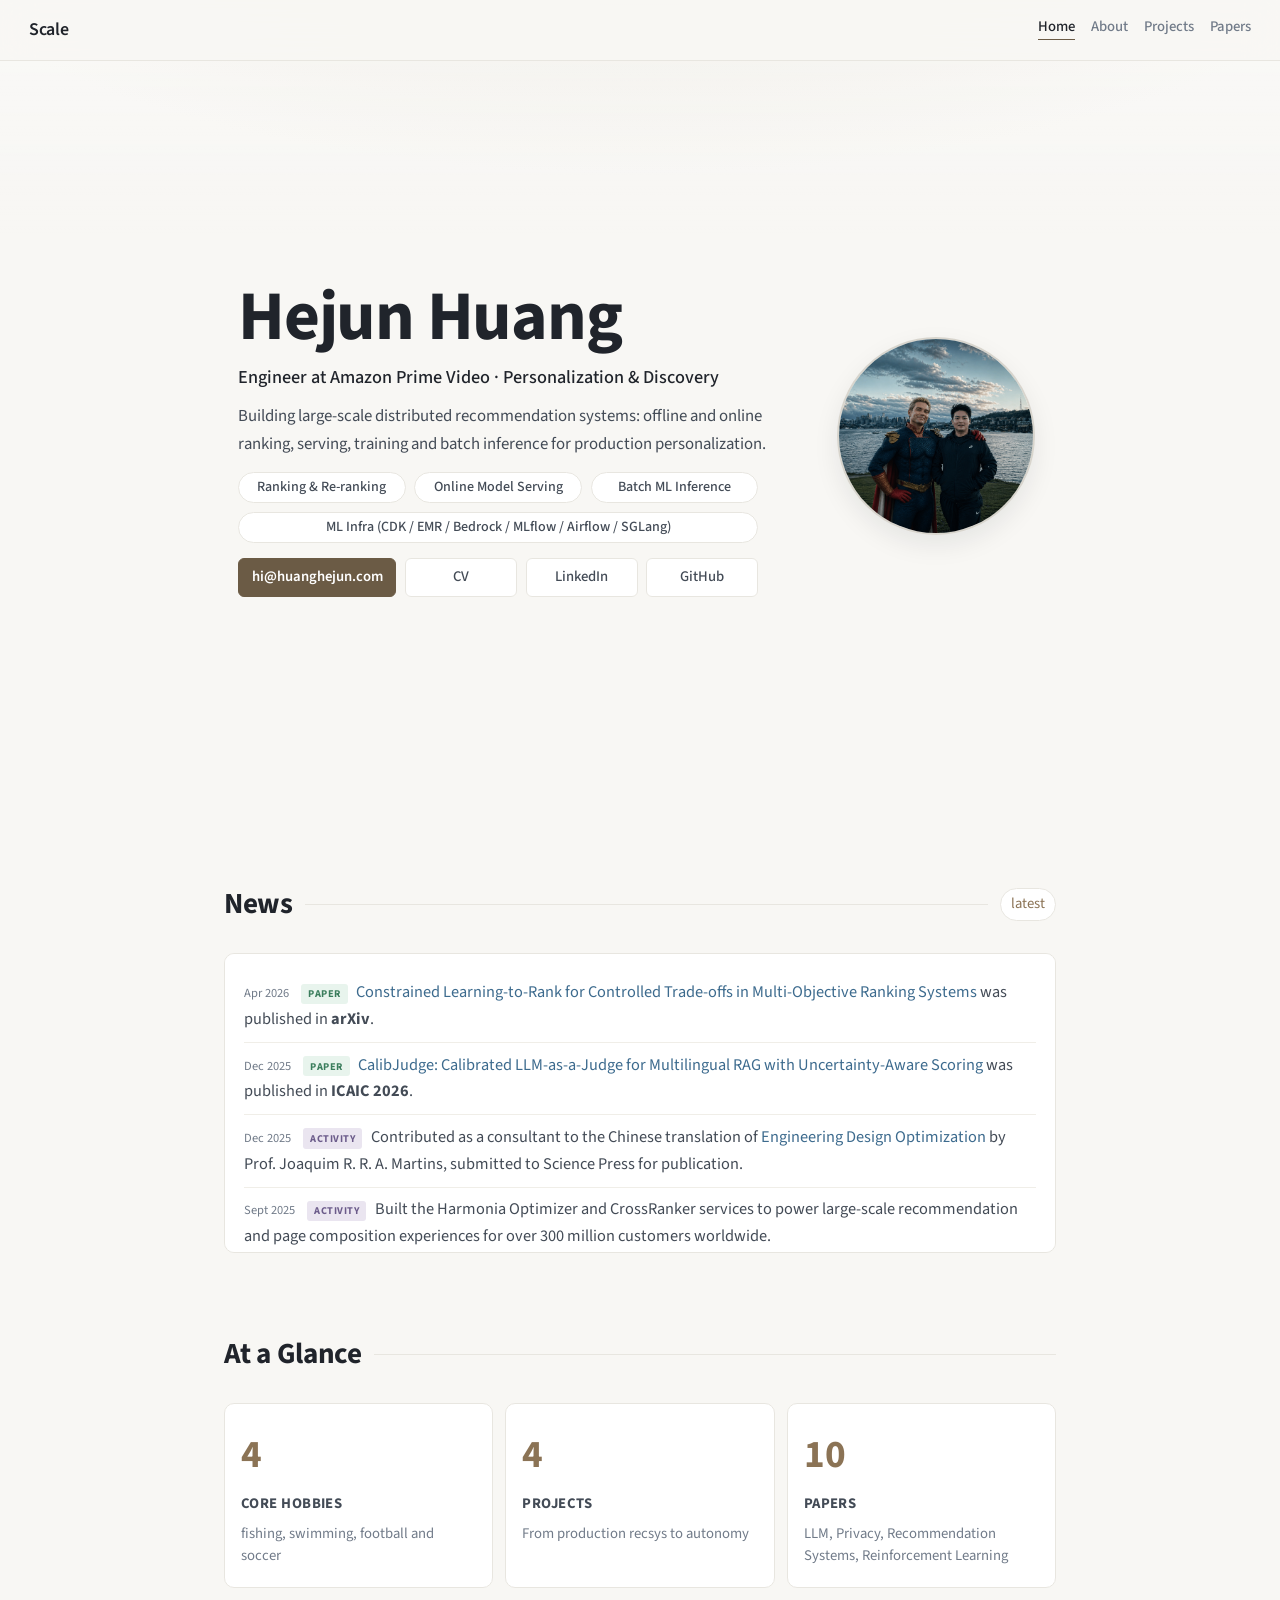
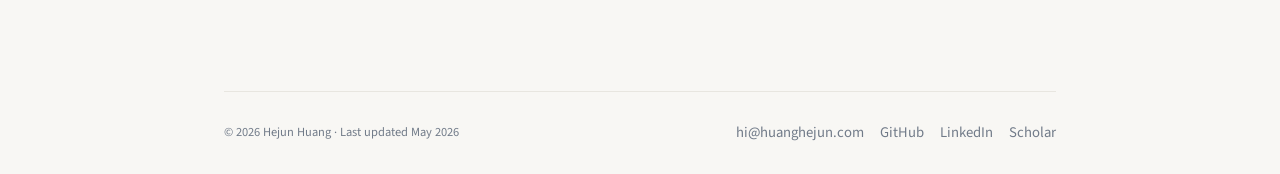
<file: index.html>
<!DOCTYPE html>
<html lang="en">
<head>
  <meta charset="UTF-8">
  <meta name="viewport" content="width=device-width, initial-scale=1">
  <title>Home</title>
  <meta name="description" content="Hejun Huang — recommendation engineer in Amazon Prime Video Personalization and Discovery (PVPD). Distributed backend, ranking, serving, and batch ML inference.">
  <meta name="author" content="Hejun Huang">

  <!-- Google Analytics -->
  <script async src="https://www.googletagmanager.com/gtag/js?id=G-EWSWCE7MTD"></script>
  <script>
    window.dataLayer = window.dataLayer || [];
    function gtag(){dataLayer.push(arguments);}
    gtag('js', new Date());
    gtag('config', 'G-EWSWCE7MTD');
  </script>

  <!-- Fonts -->
  <link rel="preconnect" href="https://fonts.googleapis.com">
  <link rel="preconnect" href="https://fonts.gstatic.com" crossorigin>
  <link href="https://fonts.googleapis.com/css2?family=Source+Sans+3:wght@400;500;600;700&display=swap" rel="stylesheet">

  <link rel="stylesheet" href="stylesheet.css">
</head>
<body>

<!-- Navigation -->
<nav class="nav">
  <div class="nav-logo">Scale</div>
  <div class="nav-links">
    <a href="index.html" class="active">Home</a>
    <a href="about.html">About</a>
    <a href="projects.html">Projects</a>
    <a href="papers.html">Papers</a>
  </div>
</nav>

<!-- ===== HERO ===== -->
<div class="container">
  <section class="hero">
    <div class="hero-content">
      <div class="hero-text">
        <h1>Hejun Huang</h1>
        <p class="hero-role">Engineer at Amazon Prime Video · Personalization &amp; Discovery</p>

        <p class="hero-bio">
          Building large-scale distributed recommendation systems: offline and online ranking, serving, training and batch inference for production personalization.
        </p>
        <div class="hero-meta">
          <div class="hero-capabilities">
            <span>Ranking &amp; Re-ranking</span>
            <span>Online Model Serving</span>
            <span>Batch ML Inference</span>
          </div>
          <div class="hero-capabilities hero-capabilities-secondary">
            <span>ML Infra (CDK / EMR / Bedrock / MLflow / Airflow / SGLang)</span>
          </div>
        </div>

        <div class="hero-cta">
          <a href="mailto:hi@huanghejun.com" class="hero-cta-email is-active">hi@huanghejun.com</a>
          <div class="hero-cta-links">
            <a href="data/CV_Hejun_job.pdf" target="_blank" rel="noopener noreferrer">CV</a>
            <a href="https://www.linkedin.com/in/hejunhuang/" target="_blank" rel="noopener noreferrer">LinkedIn</a>
            <a href="https://github.com/Wogwan" target="_blank" rel="noopener noreferrer">GitHub</a>
          </div>
        </div>
      </div>
      <div class="hero-avatar">
        <img src="images/Prifole_April26.png" alt="Hejun Huang">
      </div>
    </div>
  </section>

  <!-- ===== NEWS ===== -->
  <section id="news" class="reveal">
    <div class="section-header">
      <h2>News</h2>
      <div class="line"></div>
      <span class="tag">latest</span>
    </div>
    <div class="news-container">

<div class="news-item">
  <span class="news-date">Apr 2026</span>
  <span class="news-tag paper">Paper</span>
  <a href="https://www.researchgate.net/profile/Xikai-Yang/publication/404023452_Constrained_Learning-to-Rank_for_Controlled_Trade-_offs_in_Multi-Objective_Ranking_Systems/links/69e6fea9b1056332819ddae0/Constrained-Learning-to-Rank-for-Controlled-Trade-offs-in-Multi-Objective-Ranking-Systems.pdf">
    Constrained Learning-to-Rank for Controlled Trade-offs in Multi-Objective Ranking Systems
  </a>
  was published in <strong>arXiv</strong>.
</div>

      <div class="news-item">
  <span class="news-date">Dec 2025</span>
  <span class="news-tag paper">Paper</span>
  <a href="https://dl.acm.org/doi/pdf/10.1145/3807246.3807349">
    CalibJudge: Calibrated LLM-as-a-Judge for Multilingual RAG with Uncertainty-Aware Scoring
  </a>
  was published in <strong>ICAIC 2026</strong>.
</div>

<div class="news-item">
  <span class="news-date">Dec 2025</span>
  <span class="news-tag activity">Activity</span>
  Contributed as a consultant to the Chinese translation of
  <a href="https://mdobook.github.io/">Engineering Design Optimization</a>
  by Prof. Joaquim R. R. A. Martins, submitted to Science Press for publication.
</div>

<div class="news-item">
  <span class="news-date">Sept 2025</span>
  <span class="news-tag activity">Activity</span>
  Built the Harmonia Optimizer and CrossRanker services to power large-scale recommendation and page composition experiences for over 300 million customers worldwide.
</div>

<div class="news-item">
  <span class="news-date">2025</span>
  <span class="news-tag paper">Paper</span>
  <a href="https://arxiv.org/abs/2408.10453">
    Kubrick: Multimodal Agent Collaborations for Synthetic Video Generation
  </a>
  was accepted to the <strong>CVPR 2025 AI4CC Workshop</strong>.
</div>

<div class="news-item">
  <span class="news-date">2025</span>
  <span class="news-tag paper">Paper</span>
  <a href="https://arxiv.org/abs/2410.05793">
    Distributed Coordination for Multi-Vehicle Systems in the Presence of Misbehaving Vehicles
  </a>
  was published in <strong>Advances in Transdisciplinary Engineering</strong>.
</div>

<div class="news-item">
  <span class="news-date">Dec 2024</span>
  <span class="news-tag paper">Paper</span>
  Our work
  <a href="https://ieeexplore.ieee.org/document/10682108/">
    Privacy-Aware Design and Analysis of Drone Remote Identification Systems
  </a>
  was published in <strong>IEEE Transactions on Intelligent Transportation Systems</strong>.
</div>

<div class="news-item">
  <span class="news-date">Oct 2024</span>
  <span class="news-tag activity">Activity</span>
  Joined Amazon Prime Video Personalization and Discovery (PVPD), developing large-scale recommendation systems for global streaming platforms.
</div>

<div class="news-item">
  <span class="news-date">Mar 2024</span>
  <span class="news-tag activity">Activity</span>
  Contributed as a consultant to the Chinese translation of
  <a href="https://mdobook.github.io/">Engineering Design Optimization</a>
  by Prof. Joaquim R. R. A. Martins.
</div>

<div class="news-item">
  <span class="news-date">Jan 2024</span>
  <span class="news-tag activity">Activity</span>
  Served as Research Engineer Intern at <strong>Baidu USA</strong> in Sunnyvale, California.
</div>

<div class="news-item">
  <span class="news-date">Dec 2023</span>
  <span class="news-tag activity">Activity</span>
  Graduated from the <strong>University of Michigan, Ann Arbor</strong>.
</div>

<div class="news-item">
  <span class="news-date">Oct 2023</span>
  <span class="news-tag activity">Activity</span>
  Attended <strong>IROS 2023</strong>, an inspiring experience in robotics and autonomous systems research.
</div>

<div class="news-item">
  <span class="news-date">Apr 2023</span>
  <span class="news-tag paper">Paper</span>
  <a href="https://arxiv.org/pdf/2302.09653.pdf">
    Remote Identification Trajectory Coverage in Urban Air Mobility Applications
  </a>
  was accepted to <strong>ATM 2023</strong>.
</div>

<div class="news-item">
  <span class="news-date">Apr 2022</span>
  <span class="news-tag paper">Paper</span>
  <a href="https://arxiv.org/pdf/2206.07915.pdf">
    Barrier Certified Safety Learning Control
  </a>
  was accepted to <strong>IEEE CCTA 2022</strong>.
</div>

<div class="news-item">
  <span class="news-date">Feb 2022</span>
  <span class="news-tag paper">Paper</span>
  <a href="https://arxiv.org/pdf/2201.00137.pdf">
    Sum-of-Squares Program and Safe Learning
  </a>
  was accepted to <strong>ASCC 2022</strong>.
</div>

<div class="news-item">
  <span class="news-date">Feb 2022</span>
  <span class="news-tag paper">Paper</span>
  <a href="https://arxiv.org/pdf/2110.08781.pdf">
    Probabilistic Region of Attraction Estimation
  </a>
  was accepted to <strong>CCDC 2022</strong>.
</div>

<div class="news-item">
  <span class="news-date">Aug 2021</span>
  <span class="news-tag award">Award</span>
  <a href="https://www.cuhk.edu.hk/eLearning/expo2021/poster-awards/">
    E-Learning Platform
  </a>
  received the People's Prize and Silver Award at the Teaching &amp; Learning Innovation Expo 2021 at CUHK.
</div>
    </div>
  </section>

  <!-- ===== QUICK GLANCE ===== -->
  <section class="reveal">
    <div class="section-header">
      <h2>At a Glance</h2>
      <div class="line"></div>
    </div>
    <div class="glance-grid">
      <a href="about.html" class="glance-card">
        <div class="glance-value">4</div>
        <div class="glance-label">Core Hobbies</div>
        <div class="glance-note">fishing, swimming, football and soccer</div>
      </a>
      <a href="projects.html" class="glance-card">
        <div class="glance-value">4</div>
        <div class="glance-label">Projects</div>
        <div class="glance-note">From production recsys to autonomy</div>
      </a>
      <a href="papers.html" class="glance-card">
        <div class="glance-value">10</div>
        <div class="glance-label">Papers</div>
        <div class="glance-note">LLM, Privacy, Recommendation Systems, Reinforcement Learning</div>
      </a>
    </div>
  </section>

  <!-- ===== VISITOR MAP ===== -->
  <section style="text-align: center; padding: 2rem 0;">
    <script type="text/javascript" id="clustrmaps" src="//clustrmaps.com/map_v2.js?d=F-v-F0RGfviOUlFR4uDlVZy1JIkaubARKtRNY2k4Rf0&cl=ffffff&w=a"></script>
  </section>

  <!-- ===== FOOTER ===== -->
  <footer class="footer">
    <div class="footer-left">
      &copy; 2026 Hejun Huang &middot; Last updated May 2026
    </div>
    <div class="footer-right">
      <a href="mailto:hi@huanghejun.com">hi@huanghejun.com</a>
      <a href="https://github.com/Wogwan">GitHub</a>
      <a href="https://www.linkedin.com/in/hejunhuang/">LinkedIn</a>
      <a href="https://scholar.google.com/citations?user=D0ijBQEAAAAJ&hl=en">Scholar</a>
    </div>
  </footer>
</div>

<!-- ===== SCRIPTS ===== -->
<script>
// ===== SCROLL REVEAL =====
(function() {
  const observer = new IntersectionObserver((entries) => {
    entries.forEach(entry => {
      if (entry.isIntersecting) {
        entry.target.classList.add('visible');
      }
    });
  }, { threshold: 0.08, rootMargin: '0px 0px -40px 0px' });
  document.querySelectorAll('.reveal').forEach(el => observer.observe(el));
})();

// ===== HERO CTA ACTIVE STATE =====
(function() {
  const ctaLinks = document.querySelectorAll('.hero-cta a');
  ctaLinks.forEach(link => {
    link.addEventListener('click', () => {
      ctaLinks.forEach(item => item.classList.remove('is-active'));
      link.classList.add('is-active');
    });
  });
})();

</script>

</body>
</html>
</file>
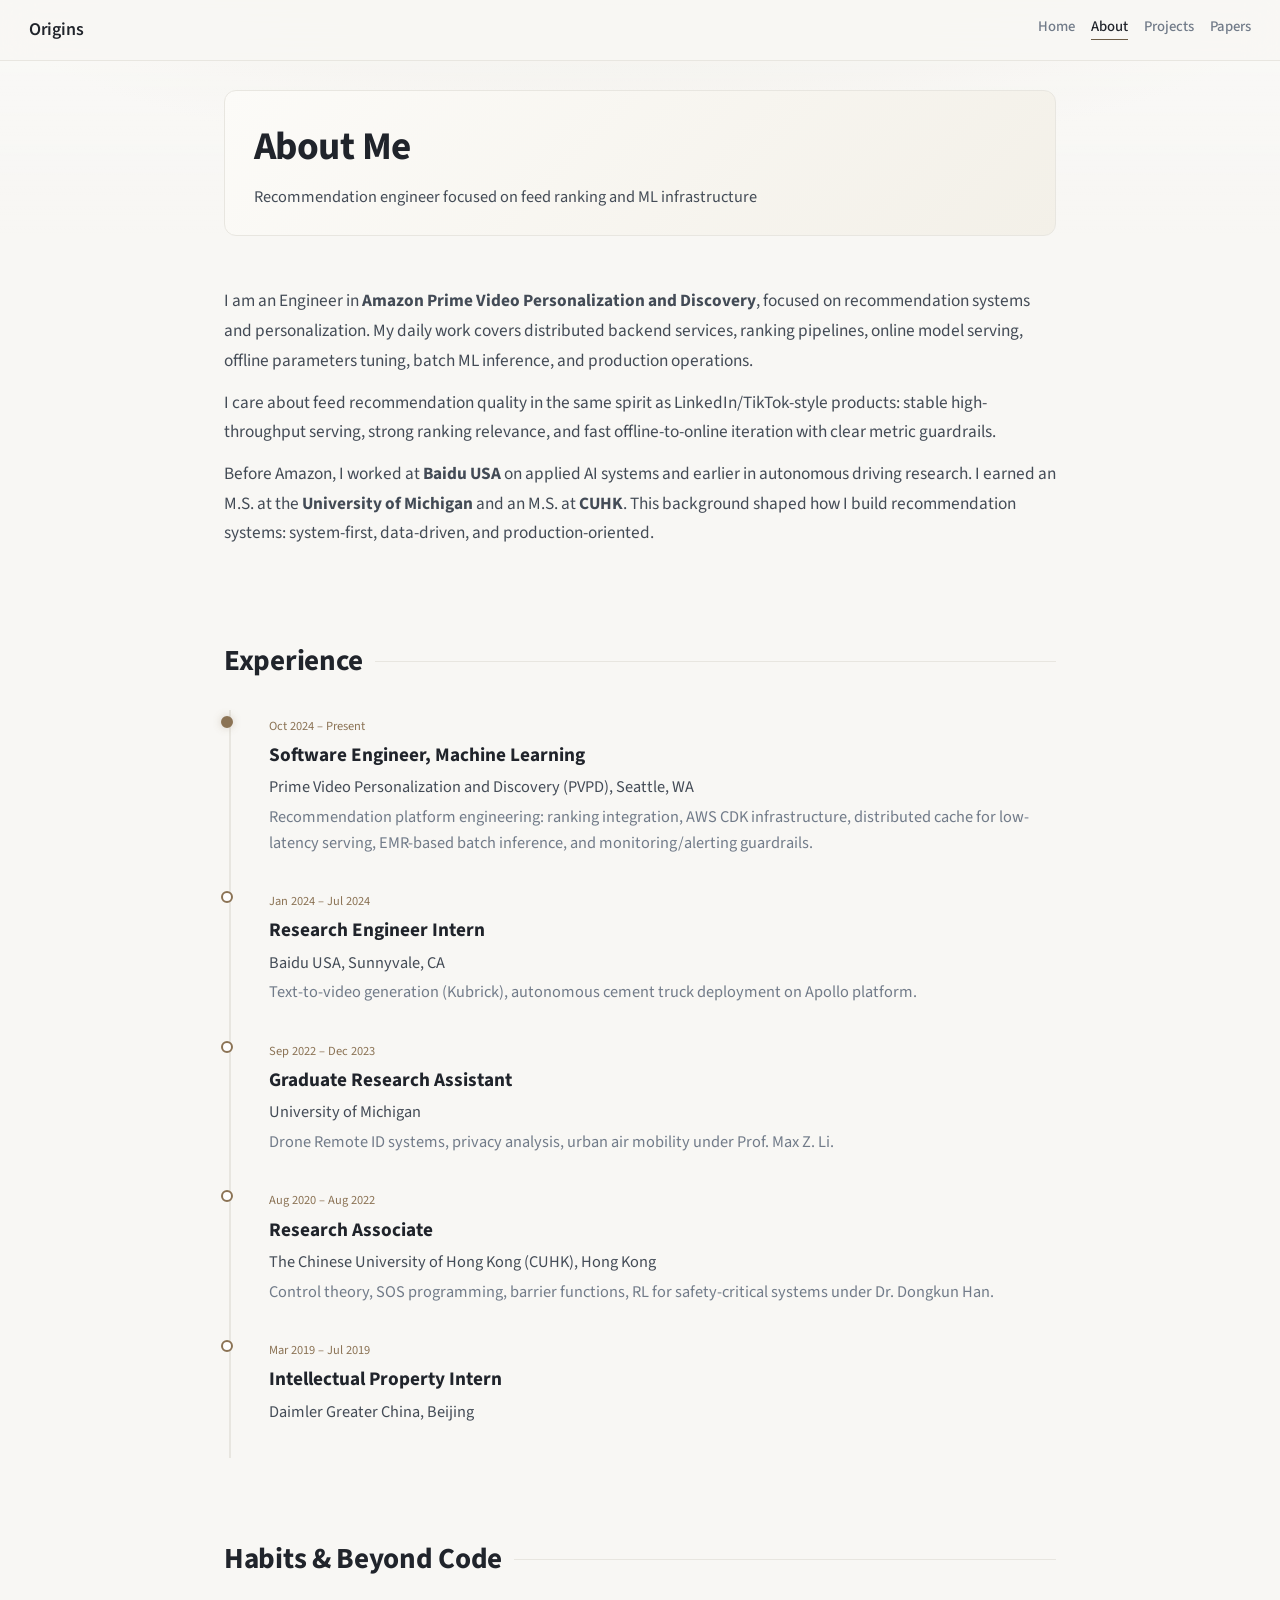
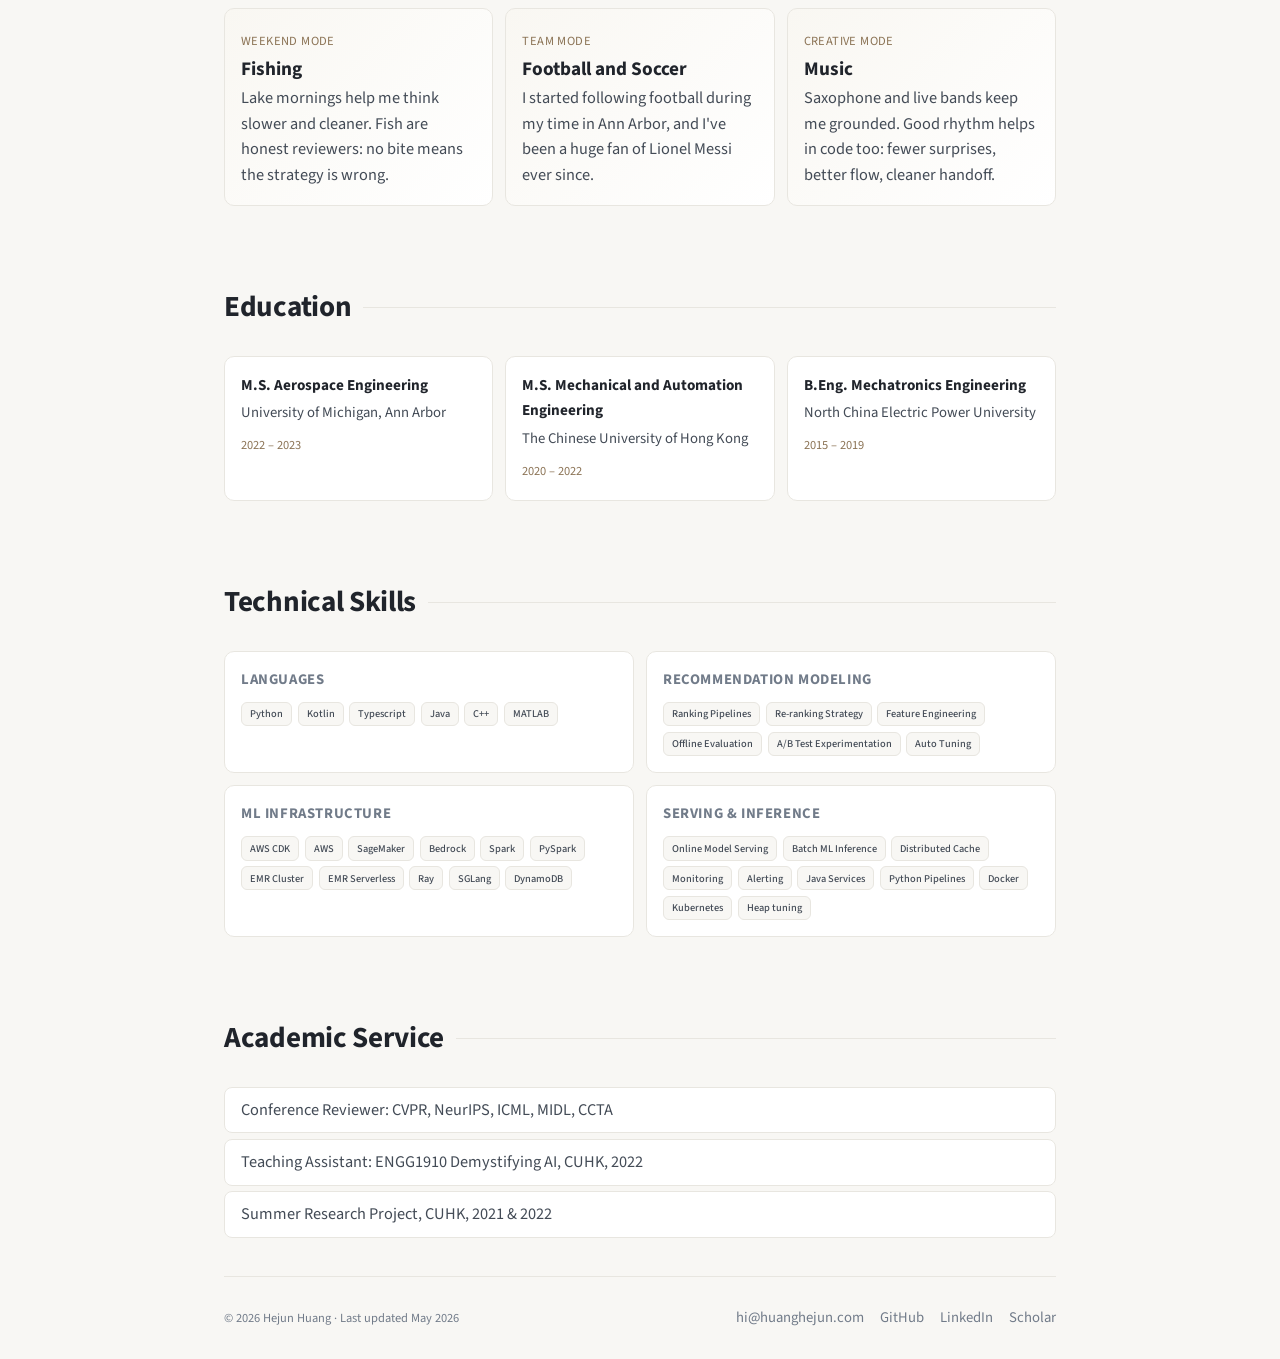
<file: about.html>
<!DOCTYPE html>
<html lang="en">
<head>
  <meta charset="UTF-8">
  <meta name="viewport" content="width=device-width, initial-scale=1">
  <title>About</title>
  <meta name="description" content="About Hejun Huang — recommendation engineer in Amazon Prime Video Personalization and Discovery (PVPD), focused on backend, ranking, serving, and batch inference.">
  <meta name="author" content="Hejun Huang">

  <!-- Google Analytics -->
  <script async src="https://www.googletagmanager.com/gtag/js?id=G-EWSWCE7MTD"></script>
  <script>
    window.dataLayer = window.dataLayer || [];
    function gtag(){dataLayer.push(arguments);}
    gtag('js', new Date());
    gtag('config', 'G-EWSWCE7MTD');
  </script>

  <!-- Fonts -->
  <link rel="preconnect" href="https://fonts.googleapis.com">
  <link rel="preconnect" href="https://fonts.gstatic.com" crossorigin>
  <link href="https://fonts.googleapis.com/css2?family=Source+Sans+3:wght@400;500;600;700&display=swap" rel="stylesheet">

  <link rel="stylesheet" href="stylesheet.css">
</head>
<body>

<!-- Navigation -->
<nav class="nav">
  <div class="nav-logo">Origins</div>
  <div class="nav-links">
    <a href="index.html">Home</a>
    <a href="about.html" class="active">About</a>
    <a href="projects.html">Projects</a>
    <a href="papers.html">Papers</a>
  </div>
</nav>

<div class="container">

  <!-- ===== PAGE HEADER ===== -->
  <section class="page-header">
    <h1>About Me</h1>
    <p class="page-subtitle">Recommendation engineer focused on feed ranking and ML infrastructure</p>
  </section>

  <!-- ===== FULL BIO ===== -->
  <section class="reveal">
    <p class="font-serif">I am an Engineer in <strong>Amazon Prime Video Personalization and Discovery</strong>, focused on recommendation systems and personalization. My daily work covers distributed backend services, ranking pipelines, online model serving, offline parameters tuning, batch ML inference, and production operations.</p>
    <p class="font-serif">I care about feed recommendation quality in the same spirit as LinkedIn/TikTok-style products: stable high-throughput serving, strong ranking relevance, and fast offline-to-online iteration with clear metric guardrails.</p>
    <p class="font-serif">Before Amazon, I worked at <strong>Baidu USA</strong> on applied AI systems and earlier in autonomous driving research. I earned an M.S. at the <strong>University of Michigan</strong> and an M.S. at <strong>CUHK</strong>. This background shaped how I build recommendation systems: system-first, data-driven, and production-oriented.</p>
  </section>

<!-- ===== EXPERIENCE TIMELINE ===== -->
  <section class="reveal">
    <div class="section-header">
      <h2>Experience</h2>
      <div class="line"></div>
    </div>
    <div class="timeline">

      <div class="timeline-item current">
        <span class="timeline-period">Oct 2024 &ndash; Present</span>
        <div class="timeline-role">Software Engineer, Machine Learning</div>
        <div class="timeline-org">Prime Video Personalization and Discovery (PVPD), Seattle, WA</div>
        <div class="timeline-desc">Recommendation platform engineering: ranking integration, AWS CDK infrastructure, distributed cache for low-latency serving, EMR-based batch inference, and monitoring/alerting guardrails.</div>
      </div>

      <div class="timeline-item">
        <span class="timeline-period">Jan 2024 &ndash; Jul 2024</span>
        <div class="timeline-role">Research Engineer Intern</div>
        <div class="timeline-org">Baidu USA, Sunnyvale, CA</div>
        <div class="timeline-desc">Text-to-video generation (Kubrick), autonomous cement truck deployment on Apollo platform.</div>
      </div>

      <div class="timeline-item">
        <span class="timeline-period">Sep 2022 &ndash; Dec 2023</span>
        <div class="timeline-role">Graduate Research Assistant</div>
        <div class="timeline-org">University of Michigan</div>
        <div class="timeline-desc">Drone Remote ID systems, privacy analysis, urban air mobility under Prof. Max Z. Li.</div>
      </div>

      <div class="timeline-item">
        <span class="timeline-period">Aug 2020 &ndash; Aug 2022</span>
        <div class="timeline-role">Research Associate</div>
        <div class="timeline-org">The Chinese University of Hong Kong (CUHK), Hong Kong</div>
        <div class="timeline-desc">Control theory, SOS programming, barrier functions, RL for safety-critical systems under Dr. Dongkun Han.</div>
      </div>

      <div class="timeline-item">
        <span class="timeline-period">Mar 2019 &ndash; Jul 2019</span>
        <div class="timeline-role">Intellectual Property Intern</div>
        <div class="timeline-org">Daimler Greater China, Beijing</div>
        <div class="timeline-desc"></div>
      </div>

    </div>
  </section>

  <!-- ===== HABITS & BEYOND CODE ===== -->
  <section class="reveal">
    <div class="section-header">
      <h2>Habits &amp; Beyond Code</h2>
      <div class="line"></div>
    </div>
    <div class="about-playground">
      <article class="play-card">
        <span class="play-label">Weekend Mode</span>
        <h3>Fishing</h3>
        <p>Lake mornings help me think slower and cleaner. Fish are honest reviewers: no bite means the strategy is wrong.</p>
      </article>
      <article class="play-card">
        <span class="play-label">Team Mode</span>
        <h3>Football and Soccer</h3>
        <p>I started following football during my time in Ann Arbor, and I've been a huge fan of Lionel Messi ever since.</p>
      </article>
      <article class="play-card">
        <span class="play-label">Creative Mode</span>
        <h3>Music</h3>
        <p>Saxophone and live bands keep me grounded. Good rhythm helps in code too: fewer surprises, better flow, cleaner handoff.</p>
      </article>
    </div>
  </section>

  <!-- ===== EDUCATION ===== -->
  <section class="reveal">
    <div class="section-header">
      <h2>Education</h2>
      <div class="line"></div>
    </div>
    <div class="edu-grid">

      <div class="edu-card">
        <h4 class="edu-degree">M.S. Aerospace Engineering</h4>
        <p class="edu-school">University of Michigan, Ann Arbor</p>
        <span class="edu-year">2022 &ndash; 2023</span>
      </div>

      <div class="edu-card">
        <h4 class="edu-degree">M.S. Mechanical and Automation Engineering</h4>
        <p class="edu-school">The Chinese University of Hong Kong</p>
        <span class="edu-year">2020 &ndash; 2022</span>
      </div>

      <div class="edu-card">
        <h4 class="edu-degree">B.Eng. Mechatronics Engineering</h4>
        <p class="edu-school">North China Electric Power University</p>
        <span class="edu-year">2015 &ndash; 2019</span>
      </div>

    </div>
  </section>

  <!-- ===== TECHNICAL SKILLS ===== -->
  <section class="reveal">
    <div class="section-header">
      <h2>Technical Skills</h2>
      <div class="line"></div>
    </div>
    <div class="skills-section">

      <div class="skill-category">
        <h4>Languages</h4>
        <div class="tech-stack">
          <span class="tech-badge">Python</span>
          <span class="tech-badge">Kotlin</span>
          <span class="tech-badge">Typescript</span>
          <span class="tech-badge">Java</span>
          <span class="tech-badge">C++</span>
          <span class="tech-badge">MATLAB</span>
        </div>
      </div>

      <div class="skill-category">
        <h4>Recommendation Modeling</h4>
        <div class="tech-stack">
          <span class="tech-badge">Ranking Pipelines</span>
          <span class="tech-badge">Re-ranking Strategy</span>
          <span class="tech-badge">Feature Engineering</span>
          <span class="tech-badge">Offline Evaluation</span>
          <span class="tech-badge">A/B Test Experimentation</span>
          <span class="tech-badge">Auto Tuning</span>
        </div>
      </div>

      <div class="skill-category">
        <h4>ML Infrastructure</h4>
        <div class="tech-stack">
          <span class="tech-badge">AWS CDK</span>
          <span class="tech-badge">AWS</span>
          <span class="tech-badge">SageMaker</span>
          <span class="tech-badge">Bedrock</span>
          <span class="tech-badge">Spark</span>
          <span class="tech-badge">PySpark</span>
          <span class="tech-badge">EMR Cluster</span>
          <span class="tech-badge">EMR Serverless</span>
          <span class="tech-badge">Ray</span>
          <span class="tech-badge">SGLang</span>
          <span class="tech-badge">DynamoDB</span>
        </div>
      </div>

      <div class="skill-category">
        <h4>Serving &amp; Inference</h4>
        <div class="tech-stack">
          <span class="tech-badge">Online Model Serving</span>
          <span class="tech-badge">Batch ML Inference</span>
          <span class="tech-badge">Distributed Cache</span>
          <span class="tech-badge">Monitoring</span>
          <span class="tech-badge">Alerting</span>
          <span class="tech-badge">Java Services</span>
          <span class="tech-badge">Python Pipelines</span>
          <span class="tech-badge">Docker</span>
          <span class="tech-badge">Kubernetes</span>
          <span class="tech-badge">Heap tuning</span>
        </div>
      </div>

    </div>
  </section>

  <!-- ===== ACADEMIC SERVICE ===== -->
  <section class="reveal">
    <div class="section-header">
      <h2>Academic Service</h2>
      <div class="line"></div>
    </div>
    <div class="service-list">      
      <div class="service-item">Conference Reviewer: CVPR, NeurIPS, ICML, MIDL, CCTA</div>
      <div class="service-item">Teaching Assistant: ENGG1910 Demystifying AI, CUHK, 2022</div>
      <div class="service-item">Summer Research Project, CUHK, 2021 &amp; 2022</div>
    </div>
  </section>

  <!-- ===== FOOTER ===== -->
  <footer class="footer">
    <div class="footer-left">
      &copy; 2026 Hejun Huang &middot; Last updated May 2026
    </div>
    <div class="footer-right">
      <a href="mailto:hi@huanghejun.com">hi@huanghejun.com</a>
      <a href="https://github.com/Wogwan">GitHub</a>
      <a href="https://www.linkedin.com/in/hejunhuang/">LinkedIn</a>
      <a href="https://scholar.google.com/citations?user=D0ijBQEAAAAJ&hl=en">Scholar</a>
    </div>
  </footer>
</div>

<!-- ===== SCRIPTS ===== -->
<script>
// ===== SCROLL REVEAL =====
(function() {
  const observer = new IntersectionObserver((entries) => {
    entries.forEach(entry => {
      if (entry.isIntersecting) {
        entry.target.classList.add('visible');
      }
    });
  }, { threshold: 0.08, rootMargin: '0px 0px -40px 0px' });
  document.querySelectorAll('.reveal').forEach(el => observer.observe(el));
})();
</script>

</body>
</html>
</file>
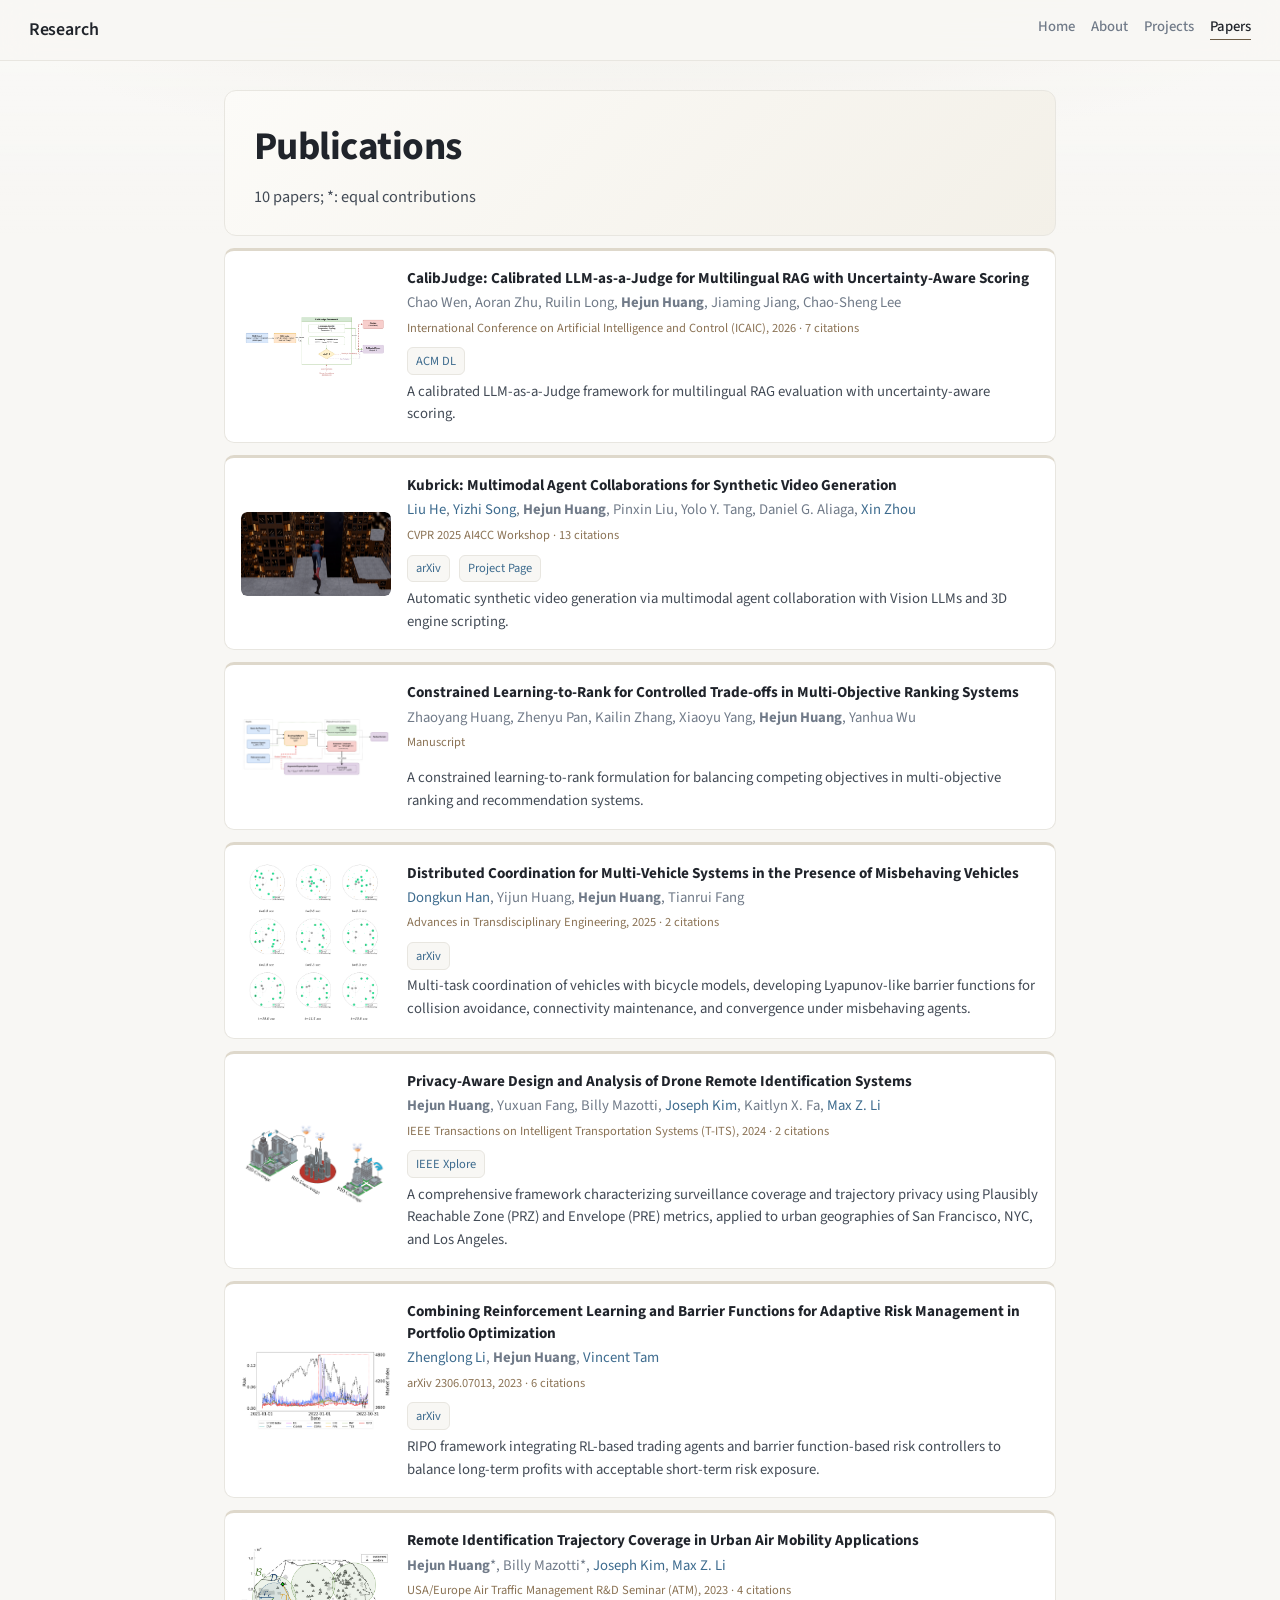
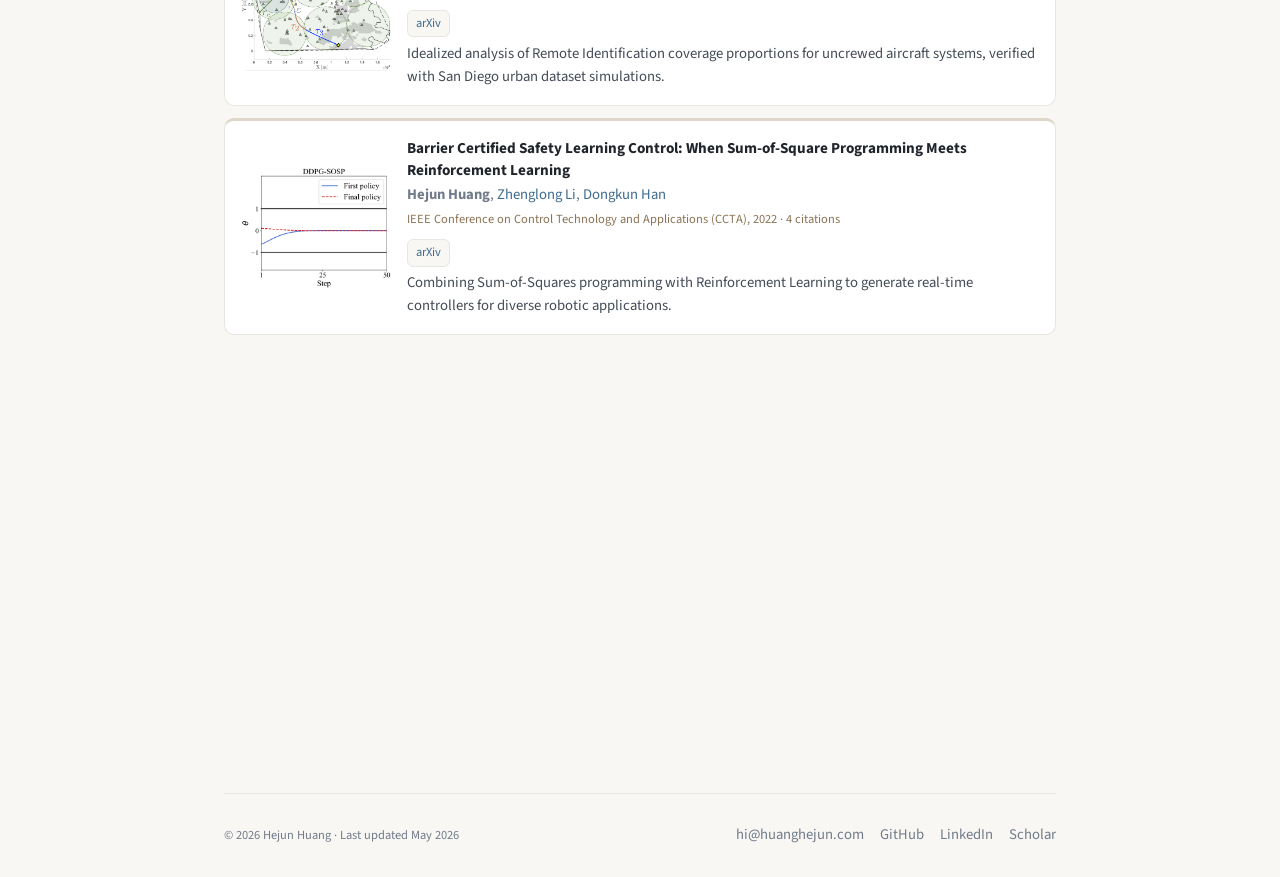
<file: papers.html>
<!DOCTYPE html>
<html lang="en">
<head>
  <meta charset="UTF-8">
  <meta name="viewport" content="width=device-width, initial-scale=1">
  <title>Papers</title>
  <meta name="description" content="Publications by Hejun Huang — 10 papers in LLM, Gen AI, recommendation systems, control theory, and autonomous systems.">
  <meta name="author" content="Hejun Huang">

  <!-- Google Analytics -->
  <script async src="https://www.googletagmanager.com/gtag/js?id=G-EWSWCE7MTD"></script>
  <script>
    window.dataLayer = window.dataLayer || [];
    function gtag(){dataLayer.push(arguments);}
    gtag('js', new Date());
    gtag('config', 'G-EWSWCE7MTD');
  </script>

  <!-- Fonts -->
  <link rel="preconnect" href="https://fonts.googleapis.com">
  <link rel="preconnect" href="https://fonts.gstatic.com" crossorigin>
  <link href="https://fonts.googleapis.com/css2?family=Source+Sans+3:wght@400;500;600;700&display=swap" rel="stylesheet">

  <link rel="stylesheet" href="stylesheet.css">
</head>
<body>

<!-- Navigation -->
<nav class="nav">
  <div class="nav-logo">Research</div>
  <div class="nav-links">
    <a href="index.html">Home</a>
    <a href="about.html">About</a>
    <a href="projects.html">Projects</a>
    <a href="papers.html" class="active">Papers</a>
  </div>
</nav>

<div class="container">

  <!-- ===== PAGE HEADER ===== -->
  <section class="page-header reveal">
    <h1>Publications</h1>
    <p class="page-subtitle">10 papers; *: equal contributions</p>
  </section>

  <!-- ===== PUBLICATIONS LIST ===== -->
  <div class="pub-list">

    <!-- Paper 1 -->
    <div class="pub-item reveal">
      <div class="pub-thumb"><img src="images/Calibration.png" alt="Constrained Learning-to-Rank"></div>
      <div class="pub-info">
        <h4>CalibJudge: Calibrated LLM-as-a-Judge for Multilingual RAG with Uncertainty-Aware Scoring</h4>
        <div class="pub-authors">Chao Wen, Aoran Zhu, Ruilin Long, <strong>Hejun Huang</strong>, Jiaming Jiang, Chao-Sheng Lee</div>
        <div class="pub-venue">International Conference on Artificial Intelligence and Control (ICAIC), 2026 &middot; 7 citations</div>
        <div class="pub-links"><a href="https://dl.acm.org/doi/pdf/10.1145/3807246.3807349" target="_blank">ACM DL</a></div>
        <p>A calibrated LLM-as-a-Judge framework for multilingual RAG evaluation with uncertainty-aware scoring.</p>
      </div>
    </div>

    <!-- Paper 2 -->
    <div class="pub-item reveal">
      <div class="pub-thumb"><img src="images/spiderman.gif" alt="Kubrick" style="border-radius: 6px;"></div>
      <div class="pub-info">
        <h4>Kubrick: Multimodal Agent Collaborations for Synthetic Video Generation</h4>
        <div class="pub-authors"><a href="https://Arking1995.github.io/" target="_blank">Liu He</a>, <a href="https://scholar.google.com/citations?user=IUj5R3EAAAAJ&hl=en" target="_blank">Yizhi Song</a>, <strong>Hejun Huang</strong>, Pinxin Liu, Yolo Y. Tang, Daniel G. Aliaga, <a href="https://scholar.google.com/citations?user=jd1S28YAAAAJ&hl=en&oi=sra" target="_blank">Xin Zhou</a></div>
        <div class="pub-venue">CVPR 2025 AI4CC Workshop &middot; 13 citations</div>
        <div class="pub-links"><a href="https://arxiv.org/abs/2408.10453" target="_blank">arXiv</a> <a href="https://kubrick9.github.io/" target="_blank">Project Page</a></div>
        <p>Automatic synthetic video generation via multimodal agent collaboration with Vision LLMs and 3D engine scripting.</p>
      </div>
    </div>

    <!-- Paper 3 -->
    <div class="pub-item reveal">
      <div class="pub-thumb"><img src="images/Constrainted_Ranked.png" alt="Constrained Learning-to-Rank"></div>
      <div class="pub-info">
        <h4>Constrained Learning-to-Rank for Controlled Trade-offs in Multi-Objective Ranking Systems</h4>
        <div class="pub-authors">Zhaoyang Huang, Zhenyu Pan, Kailin Zhang, Xiaoyu Yang, <strong>Hejun Huang</strong>, Yanhua Wu</div>
        <div class="pub-venue">Manuscript</div>
        <div class="pub-links"></div>
        <p>A constrained learning-to-rank formulation for balancing competing objectives in multi-objective ranking and recommendation systems.</p>
      </div>
    </div>

    <!-- Paper 4 -->
    <div class="pub-item reveal">
      <div class="pub-thumb"><img src="images/Distributed_Agent.png" alt="Distributed Coordination"></div>
      <div class="pub-info">
        <h4>Distributed Coordination for Multi-Vehicle Systems in the Presence of Misbehaving Vehicles</h4>
        <div class="pub-authors"><a href="https://www4.mae.cuhk.edu.hk/peoples/han-dongkun/" target="_blank">Dongkun Han</a>, Yijun Huang, <strong>Hejun Huang</strong>, Tianrui Fang</div>
        <div class="pub-venue">Advances in Transdisciplinary Engineering, 2025 &middot; 2 citations</div>
        <div class="pub-links"><a href="https://arxiv.org/abs/2410.05793" target="_blank">arXiv</a></div>
        <p>Multi-task coordination of vehicles with bicycle models, developing Lyapunov-like barrier functions for collision avoidance, connectivity maintenance, and convergence under misbehaving agents.</p>
      </div>
    </div>

    <!-- Paper 5 -->
    <div class="pub-item reveal">
      <div class="pub-thumb"><img src="images/TIST_RID.png" alt="Privacy-Aware RID"></div>
      <div class="pub-info">
        <h4>Privacy-Aware Design and Analysis of Drone Remote Identification Systems</h4>
        <div class="pub-authors"><strong>Hejun Huang</strong>, Yuxuan Fang, Billy Mazotti, <a href="https://scholar.google.com/citations?user=tibXDtQAAAAJ&hl=en" target="_blank">Joseph Kim</a>, Kaitlyn X. Fa, <a href="https://aero.engin.umich.edu/people/li-max/" target="_blank">Max Z. Li</a></div>
        <div class="pub-venue">IEEE Transactions on Intelligent Transportation Systems (T-ITS), 2024 &middot; 2 citations</div>
        <div class="pub-links"><a href="https://ieeexplore.ieee.org/document/10682108/" target="_blank">IEEE Xplore</a></div>
        <p>A comprehensive framework characterizing surveillance coverage and trajectory privacy using Plausibly Reachable Zone (PRZ) and Envelope (PRE) metrics, applied to urban geographies of San Francisco, NYC, and Los Angeles.</p>
      </div>
    </div>

    <!-- Paper 6 -->
    <div class="pub-item reveal">
      <div class="pub-thumb"><img src="images/Fig_risk.png" alt="RL Barrier Portfolio"></div>
      <div class="pub-info">
        <h4>Combining Reinforcement Learning and Barrier Functions for Adaptive Risk Management in Portfolio Optimization</h4>
        <div class="pub-authors"><a href="https://scholar.google.com/citations?user=YgCX6zgAAAAJ&hl=en" target="_blank">Zhenglong Li</a>, <strong>Hejun Huang</strong>, <a href="https://www.eee.hku.hk/~vtam/" target="_blank">Vincent Tam</a></div>
        <div class="pub-venue">arXiv 2306.07013, 2023 &middot; 6 citations</div>
        <div class="pub-links"><a href="https://arxiv.org/abs/2306.07013" target="_blank">arXiv</a></div>
        <p>RIPO framework integrating RL-based trading agents and barrier function-based risk controllers to balance long-term profits with acceptable short-term risk exposure.</p>
      </div>
    </div>

    <!-- Paper 7 -->
    <div class="pub-item reveal">
      <div class="pub-thumb"><img src="images/ATM23_RID.png" alt="ATM RID Coverage"></div>
      <div class="pub-info">
        <h4>Remote Identification Trajectory Coverage in Urban Air Mobility Applications</h4>
        <div class="pub-authors"><strong>Hejun Huang</strong>*, Billy Mazotti*, <a href="https://scholar.google.com/citations?user=tibXDtQAAAAJ&hl=en" target="_blank">Joseph Kim</a>, <a href="https://aero.engin.umich.edu/people/li-max/" target="_blank">Max Z. Li</a></div>
        <div class="pub-venue">USA/Europe Air Traffic Management R&amp;D Seminar (ATM), 2023 &middot; 4 citations</div>
        <div class="pub-links"><a href="https://arxiv.org/pdf/2302.09653.pdf" target="_blank">arXiv</a></div>
        <p>Idealized analysis of Remote Identification coverage proportions for uncrewed aircraft systems, verified with San Diego urban dataset simulations.</p>
      </div>
    </div>

    <!-- Paper 8 -->
    <div class="pub-item reveal">
      <div class="pub-thumb"><img src="images/CCTA_res.png" alt="CCTA Barrier RL"></div>
      <div class="pub-info">
        <h4>Barrier Certified Safety Learning Control: When Sum-of-Square Programming Meets Reinforcement Learning</h4>
        <div class="pub-authors"><strong>Hejun Huang</strong>, <a href="https://scholar.google.com/citations?user=YgCX6zgAAAAJ&hl=en" target="_blank">Zhenglong Li</a>, <a href="https://www4.mae.cuhk.edu.hk/peoples/han-dongkun/" target="_blank">Dongkun Han</a></div>
        <div class="pub-venue">IEEE Conference on Control Technology and Applications (CCTA), 2022 &middot; 4 citations</div>
        <div class="pub-links"><a href="https://arxiv.org/pdf/2206.07915.pdf" target="_blank">arXiv</a></div>
        <p>Combining Sum-of-Squares programming with Reinforcement Learning to generate real-time controllers for diverse robotic applications.</p>
      </div>
    </div>

    <!-- Paper 9 -->
    <div class="pub-item reveal">
      <div class="pub-thumb"><img src="images/CCDC_res.png" alt="CCDC ROA Estimation"></div>
      <div class="pub-info">
        <h4>On Estimating the Probabilistic Region of Attraction for Partially Unknown Nonlinear Systems: An Sum-of-Squares Approach</h4>
        <div class="pub-authors"><strong>Hejun Huang</strong>, <a href="https://www4.mae.cuhk.edu.hk/peoples/han-dongkun/" target="_blank">Dongkun Han</a></div>
        <div class="pub-venue">Chinese Control and Decision Conference (CCDC), 2022 &middot; 3 citations</div>
        <div class="pub-links"><a href="https://arxiv.org/pdf/2110.08781.pdf" target="_blank">arXiv</a></div>
        <p>Lyapunov-Barrier function approach for estimating certified Region-of-Attraction under noise, assessing stability of partially unknown systems.</p>
      </div>
    </div>

    <!-- Paper 10 -->
    <div class="pub-item reveal">
      <div class="pub-thumb"><img src="images/ASCC_res.png" alt="ASCC SOS ROA"></div>
      <div class="pub-info">
        <h4>Sum-of-Squares Program and Safe Learning on Maximizing the Region of Attraction of Partially Unknown Systems</h4>
        <div class="pub-authors"><a href="https://www4.mae.cuhk.edu.hk/peoples/han-dongkun/" target="_blank">Dongkun Han</a>, <strong>Hejun Huang</strong></div>
        <div class="pub-venue">Asian Control Conference (ASCC), 2022 &middot; 2 citations</div>
        <div class="pub-links"><a href="https://arxiv.org/pdf/2201.00137.pdf" target="_blank">arXiv</a></div>
        <p>Region-of-Attraction guided controller for stabilizing partially unknown dynamical systems approximated by Gaussian Processes, with strict probability guarantees.</p>
      </div>
    </div>

  </div>

  <!-- ===== FOOTER ===== -->
  <footer class="footer">
    <div class="footer-left">
      &copy; 2026 Hejun Huang &middot; Last updated May 2026
    </div>
    <div class="footer-right">
      <a href="mailto:hi@huanghejun.com">hi@huanghejun.com</a>
      <a href="https://github.com/Wogwan">GitHub</a>
      <a href="https://www.linkedin.com/in/hejunhuang/">LinkedIn</a>
      <a href="https://scholar.google.com/citations?user=D0ijBQEAAAAJ&hl=en">Scholar</a>
    </div>
  </footer>
</div>

<!-- ===== SCRIPTS ===== -->
<script>
// ===== SCROLL REVEAL =====
(function() {
  const observer = new IntersectionObserver((entries) => {
    entries.forEach(entry => {
      if (entry.isIntersecting) {
        entry.target.classList.add('visible');
      }
    });
  }, { threshold: 0.08, rootMargin: '0px 0px -40px 0px' });
  document.querySelectorAll('.reveal').forEach(el => observer.observe(el));
})();
</script>

</body>
</html>
</file>
<file: stylesheet.css>
/* ===== CUSTOM PROPERTIES ===== */
:root {
  /* ===== COLOR SYSTEM ===== */
  --color-surface-base: #ffffff;
  --color-surface-muted: #f8f7f4;
  --color-surface-soft: #f0eee8;
  --color-surface-elevated: #fafaf8;
  --color-border-subtle: #e8e6e0;
  --color-border-strong: #d4d1c9;
  --color-border-brand: #8b7355;
  --color-text-strong: #20242b;
  --color-text-default: #434b56;
  --color-text-muted: #717b89;
  --color-brand: #6b5b45;
  --color-brand-strong: #8b7355;
  --color-link: #3d6b8e;
  --color-link-hover: #2a4d6e;
  --color-success: #3a7d5c;
  --color-info: #3d6b8e;
  --color-danger: #b04040;
  --color-accent-soft: #6b5b8a;

  /* ===== TYPOGRAPHY SYSTEM ===== */
  --font-sans: 'Source Sans 3', 'Lato', 'Helvetica Neue', sans-serif;
  --font-serif: var(--font-sans);
  --font-mono: var(--font-sans);
  --text-xs: 0.78rem;
  --text-sm: 0.92rem;
  --text-md: 1.02rem;
  --text-base: 1.08rem;
  --text-lg: 1.2rem;
  --text-xl: 1.82rem;
  --text-2xl: 2.45rem;
  --text-hero: clamp(3rem, 5.2vw, 4rem);
  --leading-tight: 1.35;
  --leading-body: 1.68;
  --leading-relaxed: 1.72;
  --weight-regular: 400;
  --weight-medium: 500;
  --weight-semibold: 600;
  --weight-bold: 700;

  /* ===== SPACING SYSTEM ===== */
  --space-1: 0.2rem;
  --space-2: 0.35rem;
  --space-3: 0.55rem;
  --space-4: 0.75rem;
  --space-5: 1rem;
  --space-6: 1.2rem;
  --space-7: 1.5rem;
  --space-8: 1.8rem;
  --space-9: 2.4rem;
  --space-10: 2.9rem;
  --space-11: 4.9rem;
  --space-12: 5.6rem;

  /* ===== SHAPE / ELEVATION / MOTION ===== */
  --radius-sm: 6px;
  --radius-md: 8px;
  --radius-lg: 10px;
  --radius-xl: 12px;
  --radius-pill: 999px;
  --border-1: 1px;
  --border-2: 2px;
  --shadow-sm: 0 2px 8px rgba(16, 24, 40, 0.06);
  --shadow-md: 0 3px 16px rgba(16, 24, 40, 0.08);
  --shadow-lg: 0 6px 24px rgba(16, 24, 40, 0.12);
  --duration-fast: 160ms;
  --duration-base: 240ms;
  --easing-standard: cubic-bezier(0.2, 0, 0, 1);

  /* ===== LAYOUT ===== */
  --max-width: 880px;
  --transition: var(--duration-base) var(--easing-standard);

  /* ===== LEGACY ALIASES (for incremental migration) ===== */
  --bg-primary: var(--color-surface-base);
  --bg-secondary: var(--color-surface-muted);
  --bg-card: var(--color-surface-base);
  --bg-card-hover: var(--color-surface-elevated);
  --bg-accent-soft: var(--color-surface-soft);
  --border-subtle: var(--color-border-subtle);
  --border-hover: var(--color-border-strong);
  --border-accent: var(--color-border-brand);
  --text-primary: var(--color-text-strong);
  --text-secondary: var(--color-text-default);
  --text-muted: var(--color-text-muted);
  --accent: var(--color-brand);
  --accent-warm: var(--color-brand-strong);
  --accent-link: var(--color-link);
  --accent-link-hover: var(--color-link-hover);
  --green: var(--color-success);
  --blue: var(--color-info);
  --red: var(--color-danger);
  --purple: var(--color-accent-soft);
}

/* ===== RESET & BASE ===== */
*, *::before, *::after { box-sizing: border-box; margin: 0; padding: 0; }

html {
  scroll-behavior: smooth;
  -webkit-font-smoothing: antialiased;
  -moz-osx-font-smoothing: grayscale;
}

body {
  font-family: var(--font-sans);
  background:
    radial-gradient(1100px 420px at 50% -120px, #ebe8e0 0%, transparent 70%),
    var(--bg-secondary);
  color: var(--text-primary);
  line-height: var(--leading-body);
  font-size: var(--text-base);
}

body::before {
  content: '';
  position: fixed;
  inset: 0;
  pointer-events: none;
  background: linear-gradient(180deg, rgba(255, 255, 255, 0.32) 0%, rgba(255, 255, 255, 0) 26%);
  z-index: -1;
}

a {
  color: var(--accent-link);
  text-decoration: none;
  border-bottom: 1px solid transparent;
  transition: all var(--transition);
}
a:hover {
  color: var(--accent-link-hover);
  border-bottom-color: var(--accent-link-hover);
}

::selection {
  background: #d4cfc5;
  color: var(--text-primary);
}

.font-serif {
  font-family: var(--font-serif);
  color: var(--text-secondary);
  font-size: var(--text-base);
  line-height: var(--leading-relaxed);
  margin-bottom: var(--space-4);
}

/* ===== NAVIGATION ===== */
.nav {
  position: fixed;
  top: 0; left: 0; right: 0;
  z-index: 100;
  padding: 0.95rem var(--space-8);
  display: flex;
  justify-content: space-between;
  align-items: center;
  background: rgba(248, 247, 244, 0.85);
  backdrop-filter: blur(16px);
  -webkit-backdrop-filter: blur(16px);
  border-bottom: 1px solid var(--border-subtle);
}

.nav-logo {
  font-family: var(--font-serif);
  font-size: 1.12rem;
  color: var(--text-primary);
  font-weight: var(--weight-semibold);
  letter-spacing: -0.15px;
}
.nav-logo span { color: var(--text-muted); font-weight: 400; }

.nav-links {
  display: flex;
  gap: var(--space-5);
  align-items: center;
}
.nav-links a {
  color: var(--text-muted);
  font-family: var(--font-sans);
  font-size: var(--text-sm);
  font-weight: var(--weight-medium);
  letter-spacing: 0.02px;
  text-transform: none;
  border-bottom: none;
  line-height: 1;
  padding-bottom: 0.3rem;
}
.nav-links a:hover,
.nav-links a.active {
  color: var(--text-primary);
  border-bottom: none;
}
.nav-links a.active {
  border-bottom: 1.5px solid var(--accent);
}

/* ===== PAGE HEADER (subpages) ===== */
.page-header {
  margin-top: var(--space-12);
  margin-bottom: var(--space-4);
  padding: var(--space-7) var(--space-8);
  border: var(--border-1) solid var(--border-subtle);
  border-radius: var(--radius-xl);
  background: linear-gradient(135deg, #fcfbf8 0%, #f3f0e8 100%);
}
.page-header h1 {
  font-family: var(--font-serif);
  font-size: var(--text-2xl);
  font-weight: var(--weight-bold);
  letter-spacing: -0.5px;
  color: var(--text-primary);
  margin-bottom: var(--space-1);
}
.page-header .page-subtitle {
  font-family: var(--font-sans);
  font-size: var(--text-md);
  color: var(--text-secondary);
}

/* ===== HOME: GLANCE ===== */
.glance-grid {
  display: grid;
  grid-template-columns: repeat(3, 1fr);
  gap: var(--space-4);
}

.glance-card {
  display: block;
  text-decoration: none;
  border: var(--border-1) solid var(--border-subtle);
  border-radius: var(--radius-lg);
  background: var(--bg-primary);
  padding: var(--space-6) var(--space-5);
  transition: all var(--transition);
  border-bottom: var(--border-1) solid var(--border-subtle);
}

.glance-card:hover {
  border-color: var(--border-hover);
  transform: translateY(-2px);
  box-shadow: var(--shadow-md);
}

.glance-value {
  font-family: var(--font-serif);
  font-size: var(--text-2xl);
  font-weight: var(--weight-bold);
  color: var(--accent-warm);
  margin-bottom: var(--space-1);
}

.glance-label {
  font-family: var(--font-sans);
  font-size: var(--text-sm);
  font-weight: var(--weight-bold);
  text-transform: uppercase;
  letter-spacing: 0.45px;
  color: var(--text-secondary);
}

.glance-note {
  font-family: var(--font-serif);
  font-size: var(--text-sm);
  color: var(--text-muted);
  line-height: 1.55;
  margin-top: var(--space-2);
}

/* ===== ABOUT: PERSONAL SNAPSHOT ===== */
.about-playground {
  display: grid;
  grid-template-columns: repeat(3, minmax(0, 1fr));
  gap: var(--space-4);
}

.play-card {
  border: var(--border-1) solid var(--border-subtle);
  border-radius: var(--radius-lg);
  background: linear-gradient(135deg, #f9f7f2 0%, #ffffff 100%);
  padding: var(--space-5);
}

.play-label {
  font-family: var(--font-mono);
  font-size: var(--text-xs);
  text-transform: uppercase;
  letter-spacing: 0.4px;
  color: var(--accent-warm);
}

.play-card h3 {
  font-family: var(--font-serif);
  font-size: var(--text-lg);
  line-height: var(--leading-tight);
  margin: var(--space-1) 0 var(--space-1);
}

.play-card p {
  font-family: var(--font-serif);
  font-size: var(--text-md);
  line-height: 1.58;
  color: var(--text-secondary);
}

/* ===== ABOUT PAGE: TIMELINE ===== */
.timeline {
  position: relative;
  padding-left: var(--space-8);
}
.timeline::before {
  content: '';
  position: absolute;
  left: 5px;
  top: 0;
  bottom: 0;
  width: 2px;
  background: var(--border-subtle);
}
.timeline-item {
  position: relative;
  padding: 0 0 var(--space-8) var(--space-5);
}
.timeline-item::before {
  content: '';
  position: absolute;
  left: -2rem;
  top: 6px;
  width: 12px;
  height: 12px;
  border-radius: 50%;
  background: var(--bg-primary);
  border: 2px solid var(--accent-warm);
}
.timeline-item.current::before {
  background: var(--accent-warm);
  box-shadow: 0 0 8px rgba(139, 115, 85, 0.3);
}
.timeline-period {
  font-family: var(--font-mono);
  font-size: var(--text-xs);
  color: var(--accent-warm);
  margin-bottom: var(--space-1);
}
.timeline-role {
  font-family: var(--font-serif);
  font-size: var(--text-lg);
  font-weight: var(--weight-bold);
  color: var(--text-primary);
  margin-bottom: var(--space-1);
}
.timeline-org {
  font-size: var(--text-md);
  color: var(--text-secondary);
  margin-bottom: var(--space-1);
}
.timeline-desc {
  font-family: var(--font-serif);
  font-size: var(--text-md);
  color: var(--text-muted);
  line-height: 1.58;
}

/* ===== ABOUT PAGE: SKILLS GRID ===== */
.skills-section {
  display: grid;
  grid-template-columns: 1fr 1fr;
  gap: var(--space-4);
  margin-top: var(--space-3);
}
.skill-category {
  padding: var(--space-5);
  border: var(--border-1) solid var(--border-subtle);
  border-radius: var(--radius-lg);
  background: var(--bg-primary);
}
.skill-category h4 {
  font-family: var(--font-sans);
  font-size: var(--text-sm);
  font-weight: var(--weight-bold);
  text-transform: uppercase;
  letter-spacing: 0.6px;
  color: var(--text-muted);
  margin-bottom: var(--space-3);
}

/* ===== EDUCATION CARDS ===== */
.edu-grid {
  display: grid;
  grid-template-columns: repeat(3, minmax(0, 1fr));
  gap: var(--space-4);
}
.edu-card {
  padding: var(--space-5);
  border: var(--border-1) solid var(--border-subtle);
  border-radius: var(--radius-lg);
  background: var(--bg-primary);
}
.edu-card .edu-degree {
  font-family: var(--font-serif);
  font-size: 0.95rem;
  font-weight: var(--weight-bold);
  color: var(--text-primary);
  margin-bottom: var(--space-1);
}
.edu-card .edu-school {
  font-size: var(--text-sm);
  color: var(--text-secondary);
  margin-bottom: var(--space-1);
}
.edu-card .edu-year {
  font-family: var(--font-mono);
  font-size: var(--text-xs);
  color: var(--accent-warm);
}

@media (max-width: 768px) {
  .skills-section { grid-template-columns: 1fr; }
  .edu-grid { grid-template-columns: 1fr; }
}

/* ===== MAIN CONTAINER ===== */
.container {
  max-width: var(--max-width);
  margin: 0 auto;
  padding: 0 var(--space-7);
}

/* ===== HERO SECTION ===== */
.hero {
  min-height: calc(100vh - 58px);
  display: flex;
  align-items: center;
  justify-content: center;
  padding: var(--space-11) 0 var(--space-9);
}

.hero-content {
  display: grid;
  grid-template-columns: minmax(0, 1fr) 212px;
  gap: 3rem;
  align-items: center;
}

.hero-text {
  --hero-rail-gap: 0.55rem;
  --hero-link-width: 112px;
  --hero-email-width: 158px;
  --hero-rail-width: calc(var(--hero-email-width) + (var(--hero-link-width) * 3) + (var(--hero-rail-gap) * 3));
  display: grid;
  justify-items: start;
  align-content: center;
  gap: 0.9rem;
  max-width: 36rem;
}

.hero-text h1 {
  font-family: var(--font-serif);
  font-size: clamp(3.45rem, 5.8vw, 4.35rem);
  font-weight: var(--weight-bold);
  letter-spacing: -1.25px;
  line-height: 0.96;
  color: var(--text-primary);
  margin: 0;
}

.hero-role {
  font-family: var(--font-sans);
  font-size: 1.14rem;
  font-weight: var(--weight-medium);
  color: var(--text-default);
  line-height: 1.25;
  margin: 0;
}

.hero-bio {
  font-family: var(--font-serif);
  color: var(--text-secondary);
  font-size: 1.05rem;
  line-height: 1.62;
  margin: 0;
  max-width: 34rem;
}

.hero-meta {
  display: grid;
  gap: var(--hero-rail-gap);
  justify-items: start;
  margin: 0;
  width: var(--hero-rail-width);
  max-width: 100%;
}

.hero-capabilities {
  display: grid;
  grid-template-columns: repeat(3, minmax(0, 1fr));
  justify-content: start;
  width: 100%;
  gap: var(--hero-rail-gap);
  margin: 0;
  align-items: center;
}

.hero-capabilities-secondary {
  grid-template-columns: minmax(0, 1fr);
}

.hero-capabilities span {
  display: inline-flex;
  align-items: center;
  justify-content: center;
  min-height: 1.95rem;
  font-family: var(--font-sans);
  font-size: 0.88rem;
  color: var(--text-secondary);
  font-weight: var(--weight-medium);
  letter-spacing: 0;
  padding: 0.14rem 0.68rem;
  width: 100%;
  border: var(--border-1) solid var(--border-subtle);
  border-radius: var(--radius-pill);
  background: var(--bg-primary);
  text-align: center;
}

/* ===== HERO LINKS ===== */
.hero-cta {
  display: grid;
  grid-template-columns: var(--hero-email-width) minmax(0, 1fr);
  align-items: center;
  gap: var(--hero-rail-gap);
  width: var(--hero-rail-width);
  max-width: 100%;
  margin: 0;
}

.hero-cta a {
  display: inline-flex;
  align-items: center;
  justify-content: center;
  min-height: 2.45rem;
  padding: 0.36rem 0.78rem;
  border: var(--border-1) solid var(--border-subtle);
  border-radius: var(--radius-sm);
  color: var(--text-secondary);
  font-family: var(--font-sans);
  font-size: 0.92rem;
  font-weight: var(--weight-medium);
  background: var(--bg-primary);
  border-bottom: var(--border-1) solid var(--border-subtle);
  white-space: nowrap;
}

.hero-cta-email {
  width: var(--hero-email-width);
}

.hero-cta-links {
  display: grid;
  grid-template-columns: repeat(3, minmax(0, 1fr));
  gap: var(--hero-rail-gap);
  width: 100%;
}

.hero-cta-links a {
  width: 100%;
}

.hero-cta a:hover {
  border-color: var(--accent);
  color: var(--accent);
  background: var(--bg-primary);
  border-bottom-color: var(--accent);
}

.hero-cta a.is-active {
  border-color: var(--accent);
  color: var(--bg-primary);
  background: var(--accent);
  border-bottom-color: var(--accent);
  font-weight: var(--weight-semibold);
}

.hero-cta a.is-active:hover {
  border-color: var(--accent-warm);
  background: var(--accent-warm);
  color: var(--bg-primary);
  border-bottom-color: var(--accent-warm);
}

/* ===== HERO AVATAR ===== */
.hero-avatar {
  text-align: center;
}

.hero-avatar img {
  width: 198px;
  height: 198px;
  border-radius: 50%;
  object-fit: cover;
  border: 2px solid rgba(212, 209, 201, 0.9);
  transition: all var(--transition);
  box-shadow: 0 10px 26px rgba(16, 24, 40, 0.08);
}

.hero-avatar:hover img {
  border-color: var(--accent-warm);
  box-shadow: var(--shadow-lg);
}

/* ===== SECTION STYLES ===== */
section {
  padding: var(--space-9) 0;
}

.section-header {
  display: flex;
  align-items: center;
  gap: var(--space-4);
  margin-bottom: var(--space-7);
}

.section-header h2 {
  font-family: var(--font-serif);
  font-size: var(--text-xl);
  font-weight: var(--weight-bold);
  letter-spacing: -0.3px;
  white-space: nowrap;
  color: var(--text-primary);
}

.section-header .line {
  flex: 1;
  height: var(--border-1);
  background: var(--border-subtle);
}

.section-header .tag {
  font-family: var(--font-sans);
  font-size: var(--text-sm);
  color: var(--accent-warm);
  padding: 0.2rem 0.62rem;
  border: var(--border-1) solid var(--border-subtle);
  border-radius: var(--radius-pill);
  white-space: nowrap;
  background: var(--bg-primary);
}

/* ===== NEWS ===== */
.news-container {
  max-height: 300px;
  overflow-y: auto;
  border: var(--border-1) solid var(--border-subtle);
  border-radius: var(--radius-lg);
  background: var(--bg-primary);
  padding: var(--space-5) var(--space-6);
}

.news-container::-webkit-scrollbar { width: 3px; }
.news-container::-webkit-scrollbar-track { background: transparent; }
.news-container::-webkit-scrollbar-thumb { background: var(--border-hover); border-radius: 3px; }

.news-item {
  padding: var(--space-3) 0;
  border-bottom: var(--border-1) solid var(--bg-accent-soft);
  font-family: var(--font-sans);
  font-size: var(--text-md);
  line-height: 1.65;
  color: var(--text-secondary);
}
.news-item:last-child { border-bottom: none; }

.news-date {
  font-family: var(--font-mono);
  font-size: var(--text-xs);
  color: var(--text-muted);
  margin-right: var(--space-3);
}

.news-tag {
  display: inline-block;
  font-family: var(--font-sans);
  font-size: 0.65rem;
  font-weight: var(--weight-bold);
  padding: 0.1rem 0.45rem;
  border-radius: 3px;
  margin-right: var(--space-2);
  text-transform: uppercase;
  letter-spacing: 0.5px;
}
.news-tag.paper { background: #e8f4ed; color: var(--green); }
.news-tag.activity { background: #eae5f0; color: var(--purple); }
.news-tag.award { background: #fbe8e8; color: var(--red); }

/* ===== PROJECT CARDS ===== */
.projects-grid {
  display: grid;
  grid-template-columns: 1fr;
  gap: var(--space-6);
}

.project-card {
  display: flex;
  flex-direction: column;
  border: var(--border-1) solid var(--border-subtle);
  border-top: 3px solid #ded8cb;
  border-radius: var(--radius-lg);
  background: var(--bg-primary);
  transition: all var(--transition);
  overflow: hidden;
}

.project-card:hover {
  border-color: var(--border-hover);
  box-shadow: var(--shadow-md);
  transform: translateY(-2px);
}

/* Terminal-style header bar */
.project-terminal-bar {
  display: flex;
  align-items: center;
  gap: 6px;
  padding: var(--space-3) var(--space-5);
  background: var(--bg-accent-soft);
  border-bottom: var(--border-1) solid var(--border-subtle);
  font-family: var(--font-mono);
  font-size: var(--text-xs);
  color: var(--text-muted);
}

.project-terminal-bar .dots {
  display: flex;
  gap: 4px;
  margin-right: 8px;
}
.project-terminal-bar .dot {
  width: 8px;
  height: 8px;
  border-radius: 50%;
}
.project-terminal-bar .dot-r { background: #e5a0a0; }
.project-terminal-bar .dot-y { background: #e5d5a0; }
.project-terminal-bar .dot-g { background: #a0d5a0; }

.project-terminal-bar .path {
  opacity: 0.7;
}

.project-body {
  display: grid;
  grid-template-columns: 200px 1fr;
  gap: var(--space-6);
  padding: var(--space-6);
  align-items: start;
}

/* Tech stack badges */
.tech-stack {
  display: flex;
  flex-wrap: wrap;
  gap: 0.35rem;
  margin-top: 0.6rem;
}

.tech-badge {
  font-family: var(--font-mono);
  font-size: 0.65rem;
  font-weight: var(--weight-medium);
  padding: 0.15rem 0.5rem;
  border-radius: var(--radius-sm);
  border: var(--border-1) solid var(--border-subtle);
  background: var(--bg-secondary);
  color: var(--text-secondary);
  white-space: nowrap;
}

.tech-badge.highlight {
  background: #edf3f8;
  border-color: #c4d8e8;
  color: var(--blue);
}

.tech-badge.warm {
  background: #f5f0e8;
  border-color: #e0d5c4;
  color: var(--accent);
}

.tech-badge.green {
  background: #e8f4ed;
  border-color: #c4e0d0;
  color: var(--green);
}

/* Project metrics row */
.project-metrics {
  display: flex;
  gap: 0.8rem;
  margin-top: 0.55rem;
  padding-top: 0.45rem;
  border-top: 1px solid var(--bg-accent-soft);
}

/* Placeholder for project images */
.project-placeholder {
  width: 100%;
  aspect-ratio: 4/3;
  background: var(--bg-accent-soft);
  border: 2px dashed var(--border-subtle);
  border-radius: 6px;
  display: flex;
  flex-direction: column;
  align-items: center;
  justify-content: center;
  font-family: var(--font-mono);
  font-size: 0.65rem;
  color: var(--text-muted);
  text-align: center;
  padding: 0.75rem;
  gap: 0.25rem;
}

.project-placeholder svg {
  opacity: 0.35;
  margin-bottom: 0.25rem;
}

/* Status indicator */
.project-status {
  display: inline-flex;
  align-items: center;
  gap: 0.35rem;
  font-family: var(--font-mono);
  font-size: 0.68rem;
  margin-bottom: 0.5rem;
}

.project-status .status-dot {
  width: 6px;
  height: 6px;
  border-radius: 50%;
}
.status-dot.live { background: var(--green); box-shadow: 0 0 6px rgba(58, 125, 92, 0.4); }
.status-dot.research { background: var(--blue); }
.status-dot.shipped { background: var(--accent-warm); }

.project-media {
  border-radius: 6px;
  overflow: hidden;
}

.project-media img {
  width: 100%;
  height: auto;
  display: block;
  border-radius: 6px;
}

.project-media video {
  width: 100%;
  height: auto;
  display: block;
  border-radius: 6px;
  background: #000;
}

.project-info h3 {
  font-family: var(--font-serif);
  font-size: var(--text-lg);
  font-weight: var(--weight-bold);
  margin-bottom: var(--space-1);
  color: var(--text-primary);
  line-height: 1.4;
}

.project-info p {
  font-family: var(--font-serif);
  font-size: var(--text-md);
  color: var(--text-secondary);
  line-height: 1.62;
}

.project-info .project-authors {
  font-size: 0.83rem;
  color: var(--text-muted);
  line-height: 1.5;
}

.project-info .project-venue {
  font-family: var(--font-mono);
  font-size: 0.72rem;
  color: var(--accent-warm);
  margin: 0.25rem 0 0.6rem;
}

.project-info .project-desc {
  margin: 0.4rem 0;
}

.project-links {
  display: flex;
  flex-wrap: wrap;
  gap: var(--space-3);
  margin: 0.35rem 0 0.7rem;
}

.project-links a {
  font-family: var(--font-sans);
  font-size: var(--text-xs);
  font-weight: var(--weight-semibold);
  padding: 0.2rem 0.55rem;
  line-height: 1.35;
  border: var(--border-1) solid var(--border-subtle);
  border-radius: var(--radius-sm);
  color: var(--accent-link);
  background: var(--bg-secondary);
  border-bottom: var(--border-1) solid var(--border-subtle);
}

.project-links a:hover {
  border-color: var(--accent-link);
  background: #edf3f8;
  border-bottom-color: var(--accent-link);
}

.project-tags {
  display: flex;
  flex-wrap: wrap;
  gap: 0.28rem;
  margin-top: 0.55rem;
}

.project-tags .tag {
  font-family: var(--font-mono);
  font-size: var(--text-xs);
  padding: 0.15rem 0.5rem;
  border-radius: var(--radius-sm);
  border: var(--border-1) solid var(--border-subtle);
  background: var(--bg-secondary);
  color: var(--text-secondary);
}

.project-tags .tag.highlight {
  background: #edf3f8;
  border-color: #c4d8e8;
  color: var(--blue);
}

.project-tags .tag.warm {
  background: #f5f0e8;
  border-color: #e0d5c4;
  color: var(--accent);
}

.project-tags .tag.green {
  background: #e8f4ed;
  border-color: #c4e0d0;
  color: var(--green);
}

.project-metrics span {
  font-family: var(--font-mono);
  font-size: 0.68rem;
  color: var(--text-muted);
}

/* ===== PUBLICATIONS ===== */
.pub-list {
  display: flex;
  flex-direction: column;
  gap: var(--space-4);
}

.pub-item {
  display: grid;
  grid-template-columns: 150px 1fr;
  gap: var(--space-5);
  padding: var(--space-5);
  border: var(--border-1) solid var(--border-subtle);
  border-top: 3px solid #ded8cb;
  border-radius: var(--radius-lg);
  background: var(--bg-primary);
  transition: all var(--transition);
  align-items: center;
}

.pub-item:hover {
  border-color: var(--border-hover);
  box-shadow: var(--shadow-sm);
}

.pub-thumb {
  border-radius: 6px;
  overflow: hidden;
}
.pub-thumb img {
  width: 100%;
  height: auto;
  display: block;
  border-radius: 6px;
}

/* Placeholder for missing images */
.pub-thumb-placeholder {
  width: 100%;
  aspect-ratio: 4/3;
  background: var(--bg-accent-soft);
  border: var(--border-2) dashed var(--border-subtle);
  border-radius: var(--radius-sm);
  display: flex;
  align-items: center;
  justify-content: center;
  font-family: var(--font-mono);
  font-size: 0.65rem;
  color: var(--text-muted);
  text-align: center;
  padding: 0.5rem;
}

.pub-info h4 {
  font-family: var(--font-serif);
  font-size: 0.95rem;
  font-weight: var(--weight-bold);
  margin-bottom: var(--space-1);
  color: var(--text-primary);
  line-height: 1.45;
}

.pub-info .pub-authors {
  font-size: var(--text-sm);
  color: var(--text-muted);
  margin-bottom: var(--space-1);
  line-height: 1.5;
}

.pub-info .pub-venue {
  font-family: var(--font-mono);
  font-size: var(--text-xs);
  color: var(--accent-warm);
}

.pub-info .pub-links {
  margin-top: var(--space-3);
  display: flex;
  gap: var(--space-3);
}

.pub-info .pub-links a {
  font-family: var(--font-mono);
  font-size: var(--text-xs);
  padding: 0.15rem 0.5rem;
  border: var(--border-1) solid var(--border-subtle);
  border-radius: var(--radius-sm);
  color: var(--accent-link);
  background: var(--bg-secondary);
}
.pub-info .pub-links a:hover {
  border-color: var(--accent-link);
  background: #edf3f8;
}

.pub-info p {
  font-family: var(--font-serif);
  font-size: var(--text-sm);
  color: var(--text-secondary);
  margin-top: var(--space-2);
  line-height: 1.55;
}

/* ===== SERVICE ===== */
.service-list {
  display: flex;
  flex-direction: column;
  gap: var(--space-2);
}

.service-item {
  padding: var(--space-3) var(--space-5);
  border: var(--border-1) solid var(--border-subtle);
  border-radius: var(--radius-md);
  background: var(--bg-primary);
  font-size: var(--text-md);
  color: var(--text-secondary);
  line-height: 1.65;
  transition: all var(--transition);
}

.service-item:hover {
  border-color: var(--border-hover);
}

/* ===== FOOTER ===== */
.footer {
  padding: var(--space-8) 0;
  border-top: var(--border-1) solid var(--border-subtle);
  display: flex;
  justify-content: space-between;
  align-items: center;
  flex-wrap: wrap;
  gap: var(--space-3);
}

.footer-left {
  font-family: var(--font-mono);
  font-size: var(--text-xs);
  color: var(--text-muted);
}

.footer-right {
  display: flex;
  gap: var(--space-5);
}

.footer-right a {
  color: var(--text-muted);
  font-size: var(--text-sm);
  border-bottom: none;
}
.footer-right a:hover { color: var(--accent); border-bottom: none; }

/* ===== SCROLL ANIMATIONS ===== */
.reveal {
  opacity: 0;
  transform: translateY(16px);
  transition: opacity 0.55s ease, transform 0.55s ease;
}

.reveal.visible {
  opacity: 1;
  transform: translateY(0);
}

.reveal-delay-1 { transition-delay: 0.1s; }
.reveal-delay-2 { transition-delay: 0.2s; }
.reveal-delay-3 { transition-delay: 0.3s; }

/* ===== RESPONSIVE ===== */
@media (max-width: 768px) {
  .page-header {
    margin-top: var(--space-11);
    padding: var(--space-6) var(--space-5);
  }
  .glance-grid { grid-template-columns: 1fr; }
  .about-playground { grid-template-columns: 1fr; }
  .hero-content {
    grid-template-columns: 1fr;
    text-align: center;
    gap: var(--space-7);
  }
  .hero { min-height: calc(100vh - 54px); }
  .hero-text {
    justify-items: center;
    max-width: 100%;
    margin: 0 auto;
  }
  .hero-text h1 { font-size: 2.75rem; line-height: 0.98; }
  .hero-avatar { order: -1; }
  .hero-avatar img { width: 148px; height: 148px; }
  .hero-bio { max-width: 100%; }
  .hero-meta {
    justify-items: center;
    width: 100%;
  }
  .hero-capabilities {
    grid-template-columns: 1fr;
    justify-content: center;
    width: 100%;
  }
  .hero-cta {
    grid-template-columns: 1fr;
    width: min(100%, 24rem);
  }
  .hero-cta-email { width: 100%; }
  .hero-cta-links {
    grid-template-columns: 1fr;
    width: 100%;
  }
  .hero-cta-links a { width: 100%; }
  .project-body { grid-template-columns: 1fr; }
  .pub-item { grid-template-columns: 1fr; }
  .nav-links { gap: var(--space-4); }
  .nav-links a { font-size: var(--text-xs); }
  .section-header h2 { font-size: 1.22rem; }
}

@media (max-width: 480px) {
  .container { padding: 0 var(--space-5); }
  .nav { padding: var(--space-3) var(--space-4); }
  .hero-text h1 { font-size: 2.2rem; }
  .hero-role { font-size: 0.95rem; }
}
</file>
